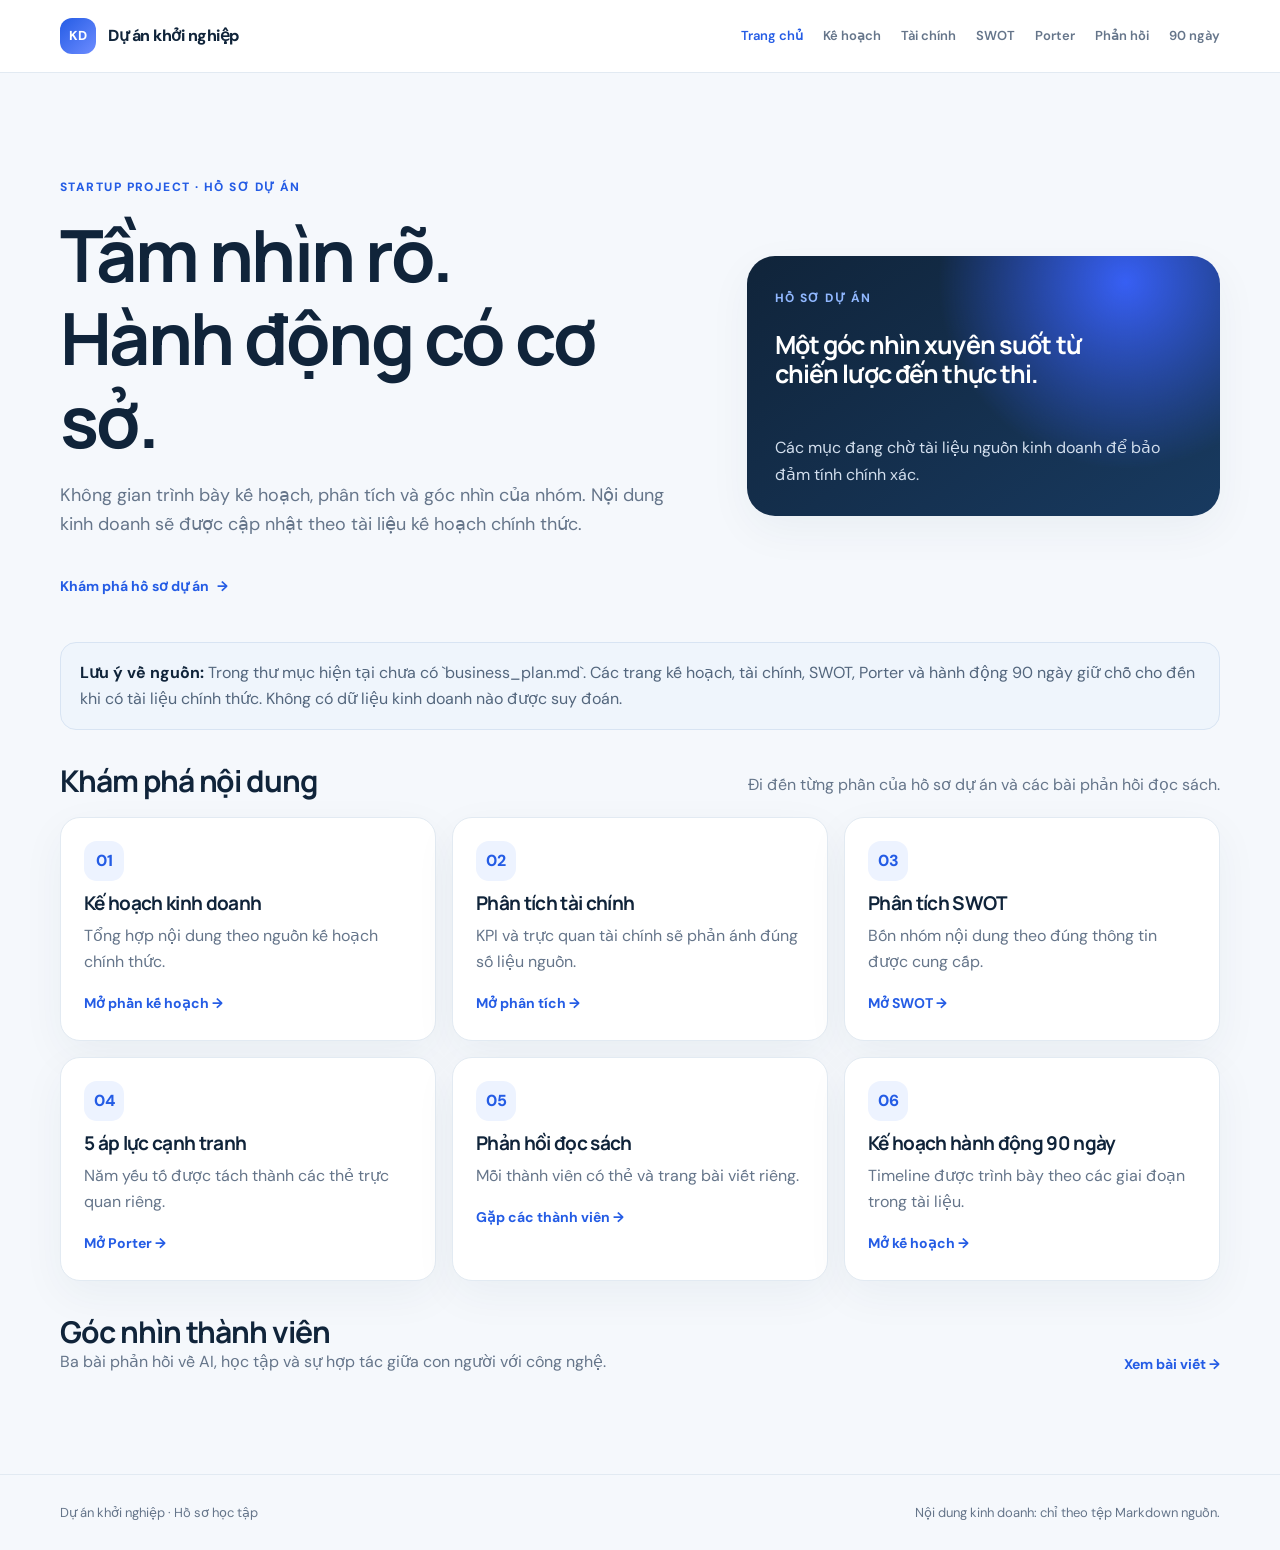
<file: index.html>
<!doctype html><html lang="vi"><head><meta charset="utf-8"><meta name="viewport" content="width=device-width,initial-scale=1"><title>Dự án khởi nghiệp | Tổng quan</title><link rel="stylesheet" href="style.css"></head><body><header class="topbar"><nav class="nav shell"><a class="brand" href="index.html"><span class="mark">KD</span><span>Dự án khởi nghiệp</span></a><div class="navlinks"><a class="active" href="index.html">Trang chủ</a><a href="business-plan.html">Kế hoạch</a><a href="financial-analysis.html">Tài chính</a><a href="swot.html">SWOT</a><a href="five-forces.html">Porter</a><a href="reflections.html">Phản hồi</a><a href="action-plan.html">90 ngày</a></div></nav></header><main class="shell"><section class="hero"><div><span class="eyebrow">Startup project · Hồ sơ dự án</span><h1>Tầm nhìn rõ.<br>Hành động có cơ sở.</h1><p class="lead">Không gian trình bày kế hoạch, phân tích và góc nhìn của nhóm. Nội dung kinh doanh sẽ được cập nhật theo tài liệu kế hoạch chính thức.</p><a class="link" href="business-plan.html">Khám phá hồ sơ dự án <span>→</span></a></div><aside class="hero-panel"><div><span class="eyebrow">Hồ sơ dự án</span><h2>Một góc nhìn xuyên suốt từ chiến lược đến thực thi.</h2></div><p>Các mục đang chờ tài liệu nguồn kinh doanh để bảo đảm tính chính xác.</p></aside></section><div class="notice"><strong>Lưu ý về nguồn:</strong> Trong thư mục hiện tại chưa có `business_plan.md`. Các trang kế hoạch, tài chính, SWOT, Porter và hành động 90 ngày giữ chỗ cho đến khi có tài liệu chính thức. Không có dữ liệu kinh doanh nào được suy đoán.</div><section><div class="section-head"><h2>Khám phá nội dung</h2><p>Đi đến từng phần của hồ sơ dự án và các bài phản hồi đọc sách.</p></div><div class="grid"><a class="card" href="business-plan.html" style="text-decoration:none"><div class="icon">01</div><h3>Kế hoạch kinh doanh</h3><p>Tổng hợp nội dung theo nguồn kế hoạch chính thức.</p><span class="link">Mở phần kế hoạch →</span></a><a class="card" href="financial-analysis.html" style="text-decoration:none"><div class="icon">02</div><h3>Phân tích tài chính</h3><p>KPI và trực quan tài chính sẽ phản ánh đúng số liệu nguồn.</p><span class="link">Mở phân tích →</span></a><a class="card" href="swot.html" style="text-decoration:none"><div class="icon">03</div><h3>Phân tích SWOT</h3><p>Bốn nhóm nội dung theo đúng thông tin được cung cấp.</p><span class="link">Mở SWOT →</span></a><a class="card" href="five-forces.html" style="text-decoration:none"><div class="icon">04</div><h3>5 áp lực cạnh tranh</h3><p>Năm yếu tố được tách thành các thẻ trực quan riêng.</p><span class="link">Mở Porter →</span></a><a class="card" href="reflections.html" style="text-decoration:none"><div class="icon">05</div><h3>Phản hồi đọc sách</h3><p>Mỗi thành viên có thẻ và trang bài viết riêng.</p><span class="link">Gặp các thành viên →</span></a><a class="card" href="action-plan.html" style="text-decoration:none"><div class="icon">06</div><h3>Kế hoạch hành động 90 ngày</h3><p>Timeline được trình bày theo các giai đoạn trong tài liệu.</p><span class="link">Mở kế hoạch →</span></a></div></section><section class="section-head"><div><h2>Góc nhìn thành viên</h2><p>Ba bài phản hồi về AI, học tập và sự hợp tác giữa con người với công nghệ.</p></div><a class="link" href="reflections.html">Xem bài viết →</a></section></main><footer class="footer"><div class="shell footer-inner"><span>Dự án khởi nghiệp · Hồ sơ học tập</span><span>Nội dung kinh doanh: chỉ theo tệp Markdown nguồn.</span></div></footer></body></html>
</file>
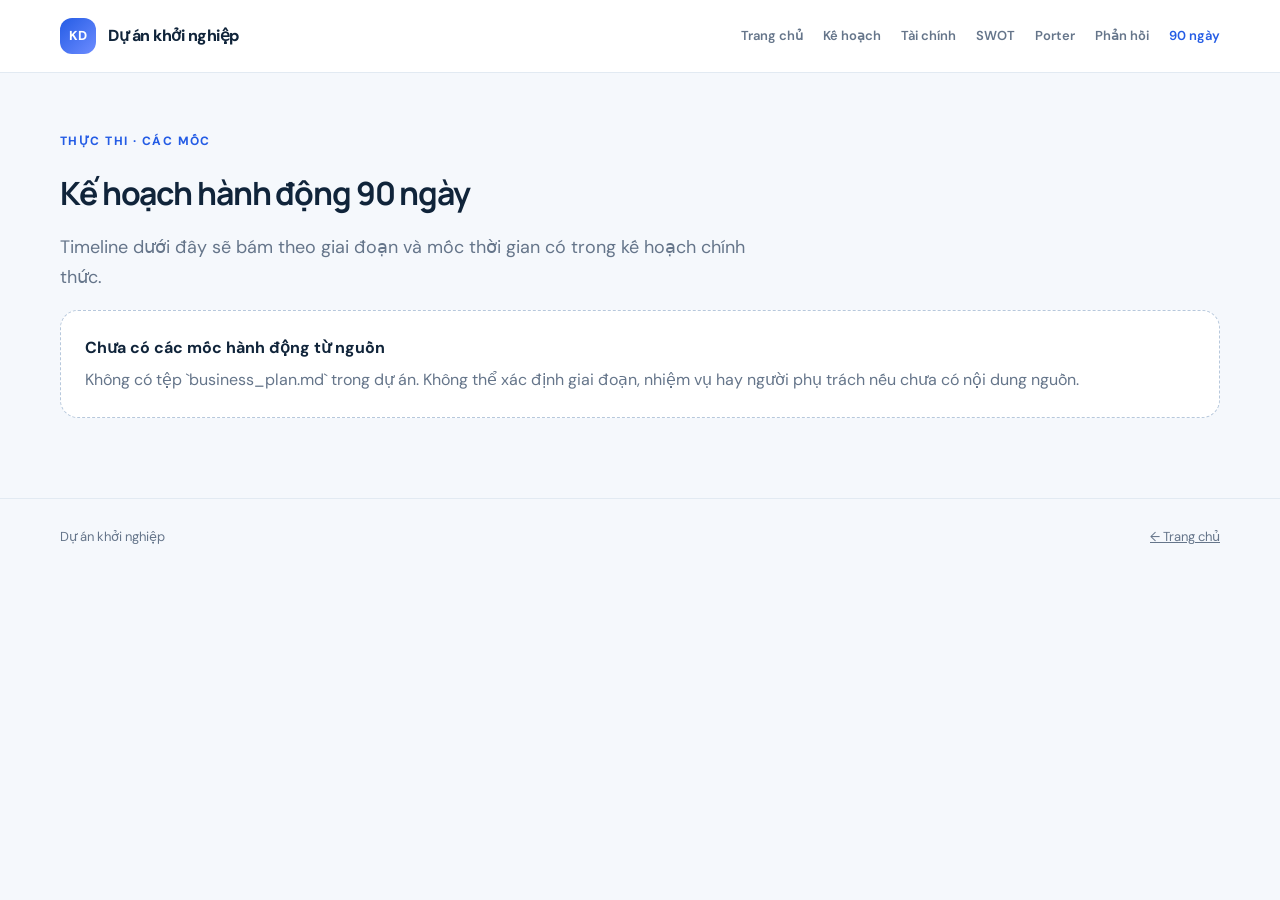
<file: action-plan.html>
<!doctype html><html lang="vi"><head><meta charset="utf-8"><meta name="viewport" content="width=device-width,initial-scale=1"><title>Kế hoạch hành động 90 ngày</title><link rel="stylesheet" href="style.css"></head><body><header class="topbar"><nav class="nav shell"><a class="brand" href="index.html"><span class="mark">KD</span><span>Dự án khởi nghiệp</span></a><div class="navlinks"><a href="index.html">Trang chủ</a><a href="business-plan.html">Kế hoạch</a><a href="financial-analysis.html">Tài chính</a><a href="swot.html">SWOT</a><a href="five-forces.html">Porter</a><a href="reflections.html">Phản hồi</a><a class="active" href="action-plan.html">90 ngày</a></div></nav></header><main class="shell"><span class="eyebrow">Thực thi · Các mốc</span><h1>Kế hoạch hành động 90 ngày</h1><p class="lead">Timeline dưới đây sẽ bám theo giai đoạn và mốc thời gian có trong kế hoạch chính thức.</p><div class="empty"><b>Chưa có các mốc hành động từ nguồn</b>Không có tệp `business_plan.md` trong dự án. Không thể xác định giai đoạn, nhiệm vụ hay người phụ trách nếu chưa có nội dung nguồn.</div></main><footer class="footer"><div class="shell footer-inner"><span>Dự án khởi nghiệp</span><a href="index.html">← Trang chủ</a></div></footer></body></html>
</file>
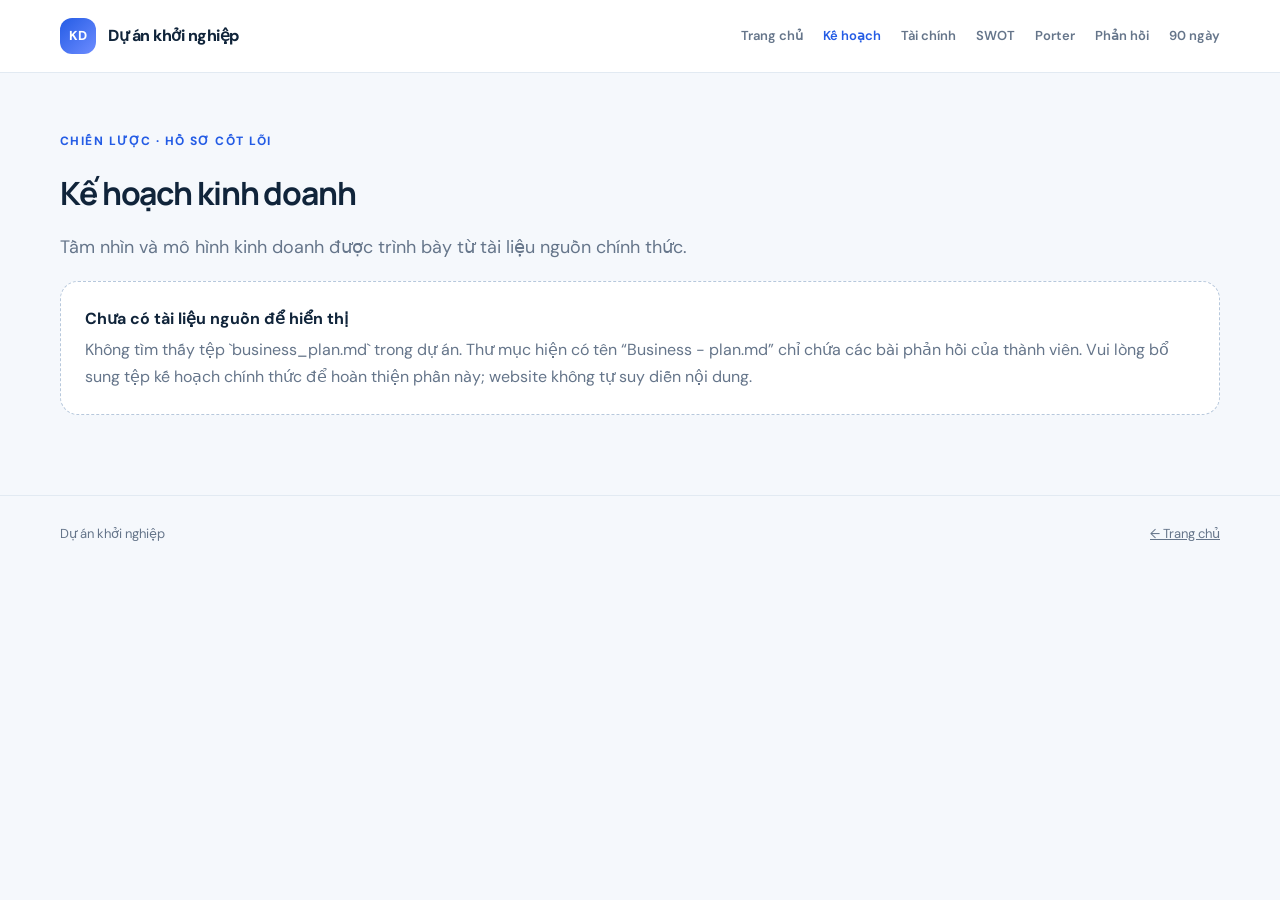
<file: business-plan.html>
<!doctype html><html lang="vi"><head><meta charset="utf-8"><meta name="viewport" content="width=device-width,initial-scale=1"><title>Kế hoạch kinh doanh</title><link rel="stylesheet" href="style.css"></head><body><header class="topbar"><nav class="nav shell"><a class="brand" href="index.html"><span class="mark">KD</span><span>Dự án khởi nghiệp</span></a><div class="navlinks"><a href="index.html">Trang chủ</a><a class="active" href="business-plan.html">Kế hoạch</a><a href="financial-analysis.html">Tài chính</a><a href="swot.html">SWOT</a><a href="five-forces.html">Porter</a><a href="reflections.html">Phản hồi</a><a href="action-plan.html">90 ngày</a></div></nav></header><main class="shell"><span class="eyebrow">Chiến lược · Hồ sơ cốt lõi</span><h1>Kế hoạch kinh doanh</h1><p class="lead">Tầm nhìn và mô hình kinh doanh được trình bày từ tài liệu nguồn chính thức.</p><div class="empty"><b>Chưa có tài liệu nguồn để hiển thị</b>Không tìm thấy tệp `business_plan.md` trong dự án. Thư mục hiện có tên “Business - plan.md” chỉ chứa các bài phản hồi của thành viên. Vui lòng bổ sung tệp kế hoạch chính thức để hoàn thiện phần này; website không tự suy diễn nội dung.</div></main><footer class="footer"><div class="shell footer-inner"><span>Dự án khởi nghiệp</span><a href="index.html">← Trang chủ</a></div></footer></body></html>
</file>
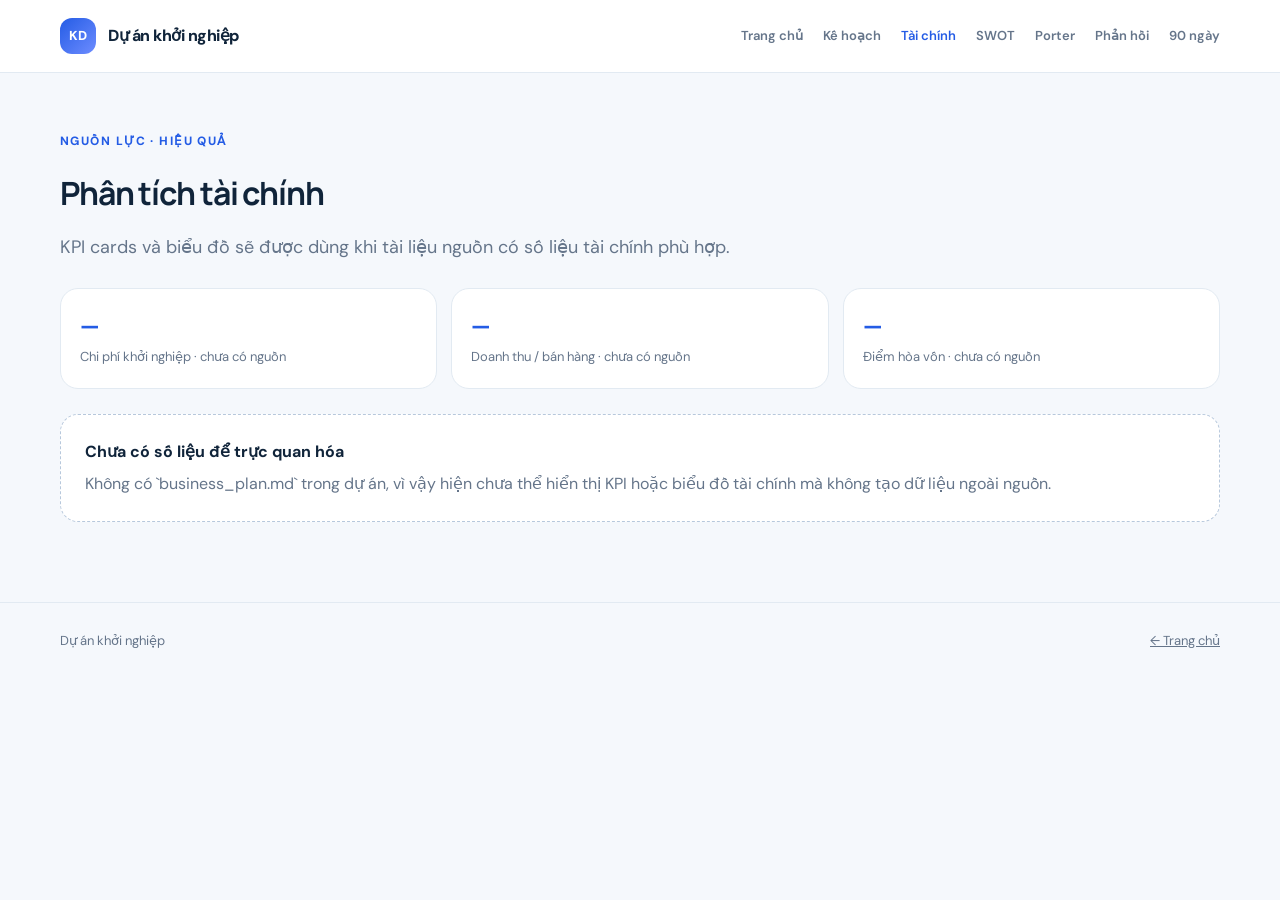
<file: financial-analysis.html>
<!doctype html><html lang="vi"><head><meta charset="utf-8"><meta name="viewport" content="width=device-width,initial-scale=1"><title>Phân tích tài chính</title><link rel="stylesheet" href="style.css"></head><body><header class="topbar"><nav class="nav shell"><a class="brand" href="index.html"><span class="mark">KD</span><span>Dự án khởi nghiệp</span></a><div class="navlinks"><a href="index.html">Trang chủ</a><a href="business-plan.html">Kế hoạch</a><a class="active" href="financial-analysis.html">Tài chính</a><a href="swot.html">SWOT</a><a href="five-forces.html">Porter</a><a href="reflections.html">Phản hồi</a><a href="action-plan.html">90 ngày</a></div></nav></header><main class="shell"><span class="eyebrow">Nguồn lực · Hiệu quả</span><h1>Phân tích tài chính</h1><p class="lead">KPI cards và biểu đồ sẽ được dùng khi tài liệu nguồn có số liệu tài chính phù hợp.</p><div class="metrics"><div class="metric"><b>—</b><span>Chi phí khởi nghiệp · chưa có nguồn</span></div><div class="metric"><b>—</b><span>Doanh thu / bán hàng · chưa có nguồn</span></div><div class="metric"><b>—</b><span>Điểm hòa vốn · chưa có nguồn</span></div></div><div class="empty"><b>Chưa có số liệu để trực quan hóa</b>Không có `business_plan.md` trong dự án, vì vậy hiện chưa thể hiển thị KPI hoặc biểu đồ tài chính mà không tạo dữ liệu ngoài nguồn.</div></main><footer class="footer"><div class="shell footer-inner"><span>Dự án khởi nghiệp</span><a href="index.html">← Trang chủ</a></div></footer></body></html>
</file>
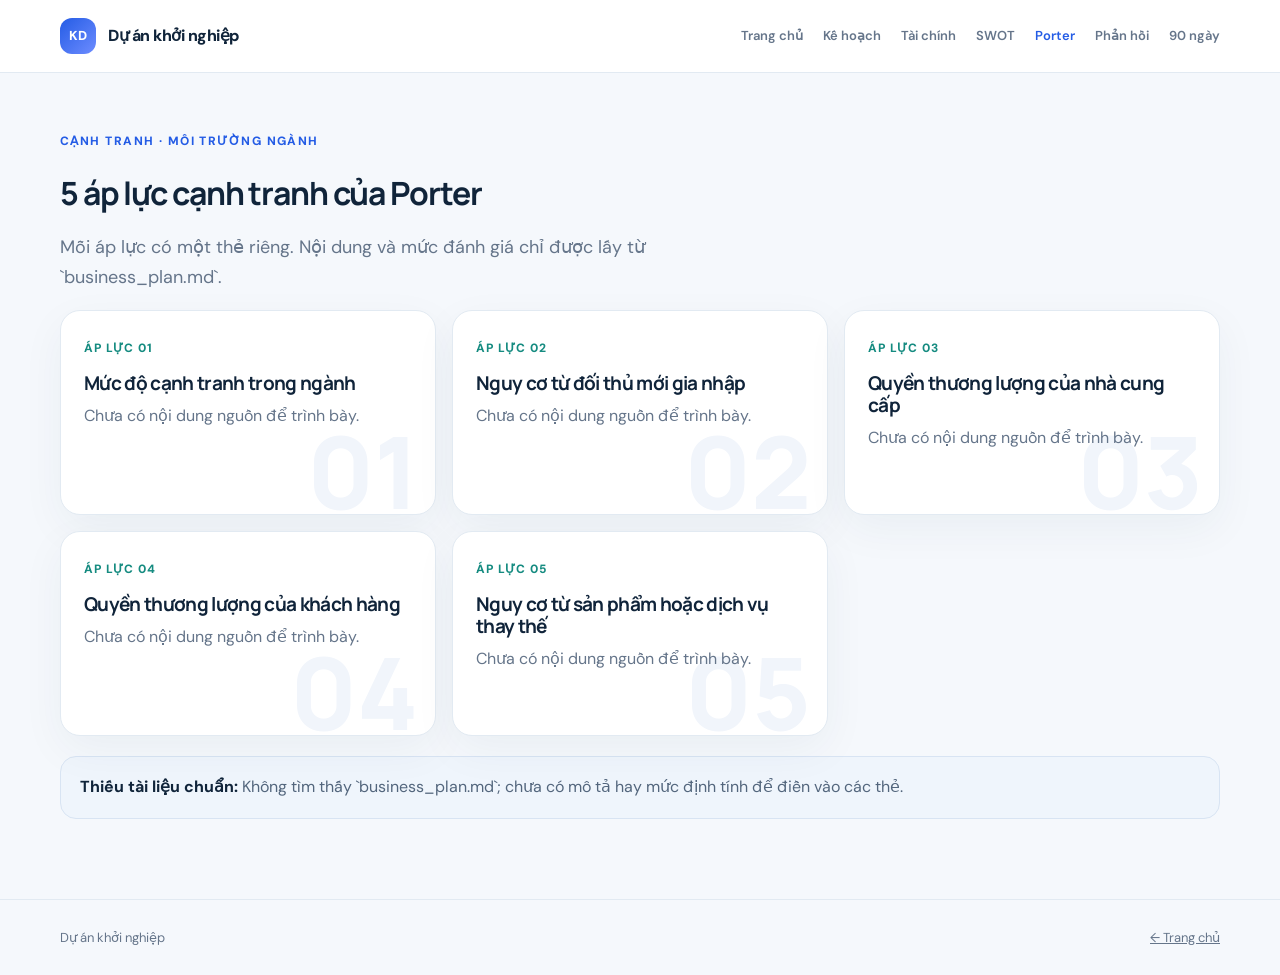
<file: five-forces.html>
<!doctype html><html lang="vi"><head><meta charset="utf-8"><meta name="viewport" content="width=device-width,initial-scale=1"><title>5 áp lực cạnh tranh của Porter</title><link rel="stylesheet" href="style.css"></head><body><header class="topbar"><nav class="nav shell"><a class="brand" href="index.html"><span class="mark">KD</span><span>Dự án khởi nghiệp</span></a><div class="navlinks"><a href="index.html">Trang chủ</a><a href="business-plan.html">Kế hoạch</a><a href="financial-analysis.html">Tài chính</a><a href="swot.html">SWOT</a><a class="active" href="five-forces.html">Porter</a><a href="reflections.html">Phản hồi</a><a href="action-plan.html">90 ngày</a></div></nav></header><main class="shell"><span class="eyebrow">Cạnh tranh · Môi trường ngành</span><h1>5 áp lực cạnh tranh của Porter</h1><p class="lead">Mỗi áp lực có một thẻ riêng. Nội dung và mức đánh giá chỉ được lấy từ `business_plan.md`.</p><div class="grid"><article class="card force-card" data-num="01"><span class="tag">Áp lực 01</span><h3>Mức độ cạnh tranh trong ngành</h3><p>Chưa có nội dung nguồn để trình bày.</p></article><article class="card force-card" data-num="02"><span class="tag">Áp lực 02</span><h3>Nguy cơ từ đối thủ mới gia nhập</h3><p>Chưa có nội dung nguồn để trình bày.</p></article><article class="card force-card" data-num="03"><span class="tag">Áp lực 03</span><h3>Quyền thương lượng của nhà cung cấp</h3><p>Chưa có nội dung nguồn để trình bày.</p></article><article class="card force-card" data-num="04"><span class="tag">Áp lực 04</span><h3>Quyền thương lượng của khách hàng</h3><p>Chưa có nội dung nguồn để trình bày.</p></article><article class="card force-card" data-num="05"><span class="tag">Áp lực 05</span><h3>Nguy cơ từ sản phẩm hoặc dịch vụ thay thế</h3><p>Chưa có nội dung nguồn để trình bày.</p></article></div><div class="notice" style="margin-top:20px"><strong>Thiếu tài liệu chuẩn:</strong> Không tìm thấy `business_plan.md`; chưa có mô tả hay mức định tính để điền vào các thẻ.</div></main><footer class="footer"><div class="shell footer-inner"><span>Dự án khởi nghiệp</span><a href="index.html">← Trang chủ</a></div></footer></body></html>
</file>
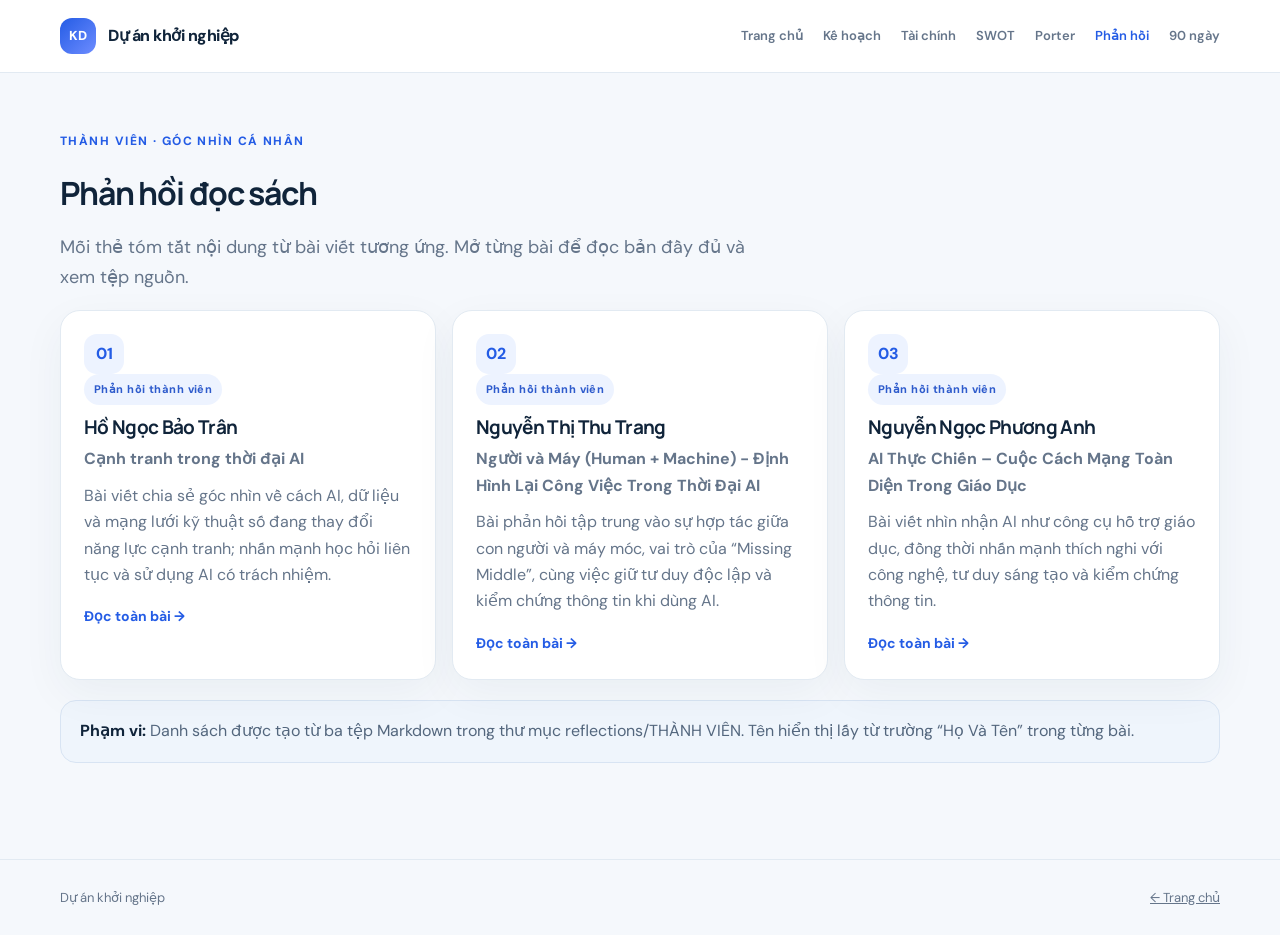
<file: reflections.html>
<!doctype html><html lang="vi"><head><meta charset="utf-8"><meta name="viewport" content="width=device-width,initial-scale=1"><title>Phản hồi đọc sách của thành viên</title><link rel="stylesheet" href="style.css"></head><body><header class="topbar"><nav class="nav shell"><a class="brand" href="index.html"><span class="mark">KD</span><span>Dự án khởi nghiệp</span></a><div class="navlinks"><a href="index.html">Trang chủ</a><a href="business-plan.html">Kế hoạch</a><a href="financial-analysis.html">Tài chính</a><a href="swot.html">SWOT</a><a href="five-forces.html">Porter</a><a class="active" href="reflections.html">Phản hồi</a><a href="action-plan.html">90 ngày</a></div></nav></header><main class="shell"><span class="eyebrow">Thành viên · Góc nhìn cá nhân</span><h1>Phản hồi đọc sách</h1><p class="lead">Mỗi thẻ tóm tắt nội dung từ bài viết tương ứng. Mở từng bài để đọc bản đầy đủ và xem tệp nguồn.</p><div class="grid"><article class="card"><div class="icon">01</div><span class="pill">Phản hồi thành viên</span><h3>Hồ Ngọc Bảo Trân</h3><p><strong>Cạnh tranh trong thời đại AI</strong></p><p style="margin-top:10px">Bài viết chia sẻ góc nhìn về cách AI, dữ liệu và mạng lưới kỹ thuật số đang thay đổi năng lực cạnh tranh; nhấn mạnh học hỏi liên tục và sử dụng AI có trách nhiệm.</p><a class="link" href="reflection-bao-tran.html">Đọc toàn bài →</a></article><article class="card"><div class="icon">02</div><span class="pill">Phản hồi thành viên</span><h3>Nguyễn Thị Thu Trang</h3><p><strong>Người và Máy (Human + Machine) - Định Hình Lại Công Việc Trong Thời Đại AI</strong></p><p style="margin-top:10px">Bài phản hồi tập trung vào sự hợp tác giữa con người và máy móc, vai trò của “Missing Middle”, cùng việc giữ tư duy độc lập và kiểm chứng thông tin khi dùng AI.</p><a class="link" href="reflection-thu-trang.html">Đọc toàn bài →</a></article><article class="card"><div class="icon">03</div><span class="pill">Phản hồi thành viên</span><h3>Nguyễn Ngọc Phương Anh</h3><p><strong>AI Thực Chiến – Cuộc Cách Mạng Toàn Diện Trong Giáo Dục</strong></p><p style="margin-top:10px">Bài viết nhìn nhận AI như công cụ hỗ trợ giáo dục, đồng thời nhấn mạnh thích nghi với công nghệ, tư duy sáng tạo và kiểm chứng thông tin.</p><a class="link" href="reflection-phuong-anh.html">Đọc toàn bài →</a></article></div><p class="notice" style="margin-top:20px"><strong>Phạm vi:</strong> Danh sách được tạo từ ba tệp Markdown trong thư mục reflections/THÀNH VIÊN. Tên hiển thị lấy từ trường “Họ Và Tên” trong từng bài.</p></main><footer class="footer"><div class="shell footer-inner"><span>Dự án khởi nghiệp</span><a href="index.html">← Trang chủ</a></div></footer></body></html>
</file>
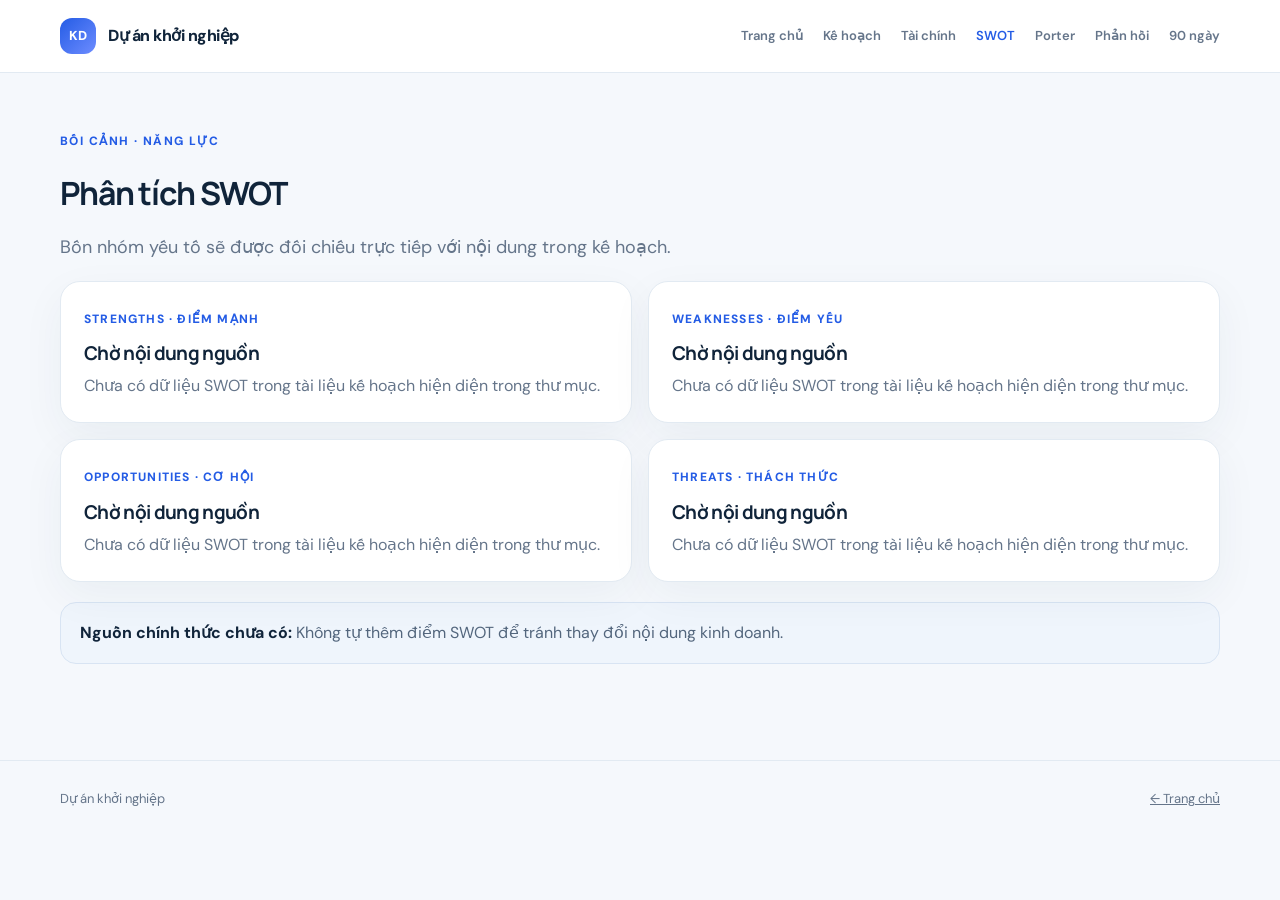
<file: swot.html>
<!doctype html><html lang="vi"><head><meta charset="utf-8"><meta name="viewport" content="width=device-width,initial-scale=1"><title>Phân tích SWOT</title><link rel="stylesheet" href="style.css"></head><body><header class="topbar"><nav class="nav shell"><a class="brand" href="index.html"><span class="mark">KD</span><span>Dự án khởi nghiệp</span></a><div class="navlinks"><a href="index.html">Trang chủ</a><a href="business-plan.html">Kế hoạch</a><a href="financial-analysis.html">Tài chính</a><a class="active" href="swot.html">SWOT</a><a href="five-forces.html">Porter</a><a href="reflections.html">Phản hồi</a><a href="action-plan.html">90 ngày</a></div></nav></header><main class="shell"><span class="eyebrow">Bối cảnh · Năng lực</span><h1>Phân tích SWOT</h1><p class="lead">Bốn nhóm yếu tố sẽ được đối chiếu trực tiếp với nội dung trong kế hoạch.</p><div class="grid two"><article class="card"><span class="swot-label">Strengths · Điểm mạnh</span><h3>Chờ nội dung nguồn</h3><p>Chưa có dữ liệu SWOT trong tài liệu kế hoạch hiện diện trong thư mục.</p></article><article class="card"><span class="swot-label">Weaknesses · Điểm yếu</span><h3>Chờ nội dung nguồn</h3><p>Chưa có dữ liệu SWOT trong tài liệu kế hoạch hiện diện trong thư mục.</p></article><article class="card"><span class="swot-label">Opportunities · Cơ hội</span><h3>Chờ nội dung nguồn</h3><p>Chưa có dữ liệu SWOT trong tài liệu kế hoạch hiện diện trong thư mục.</p></article><article class="card"><span class="swot-label">Threats · Thách thức</span><h3>Chờ nội dung nguồn</h3><p>Chưa có dữ liệu SWOT trong tài liệu kế hoạch hiện diện trong thư mục.</p></article></div><p class="notice" style="margin-top:20px"><strong>Nguồn chính thức chưa có:</strong> Không tự thêm điểm SWOT để tránh thay đổi nội dung kinh doanh.</p></main><footer class="footer"><div class="shell footer-inner"><span>Dự án khởi nghiệp</span><a href="index.html">← Trang chủ</a></div></footer></body></html>
</file>
<file: style.css>
@import url('https://fonts.googleapis.com/css2?family=DM+Sans:wght@400;500;600;700&family=Manrope:wght@400;500;600;700;800&display=swap');
:root{--ink:#10243a;--muted:#65758a;--paper:#f5f8fc;--white:#fff;--line:#e2eaf2;--blue:#245ce5;--teal:#19aa9a;--navy:#0b1b2c;--radius:20px;--shadow:0 14px 44px #1934500d}*{box-sizing:border-box}body{margin:0;background:var(--paper);color:var(--ink);font:16px/1.65 'DM Sans',sans-serif}h1,h2,h3{font-family:Manrope,sans-serif;line-height:1.15;letter-spacing:-.035em}a{color:inherit}.shell{max-width:1160px;width:calc(100% - 48px);margin:auto}.topbar{background:#fff;border-bottom:1px solid var(--line);position:sticky;top:0;z-index:5}.nav{min-height:72px;display:flex;align-items:center;justify-content:space-between;gap:24px}.brand{display:flex;align-items:center;gap:12px;text-decoration:none;font-weight:800;letter-spacing:-.03em}.mark{display:grid;place-items:center;width:36px;height:36px;border-radius:12px;background:linear-gradient(135deg,var(--blue),#6d8cff);color:white;font-size:13px}.navlinks{display:flex;align-items:center;gap:20px;flex-wrap:wrap}.navlinks a{font-size:13px;text-decoration:none;color:var(--muted);font-weight:600}.navlinks a:hover,.navlinks a.active{color:var(--blue)}main{padding:54px 0 80px}.eyebrow{color:var(--blue);font-size:12px;font-weight:800;text-transform:uppercase;letter-spacing:.12em}.hero{padding:46px 0 42px;display:grid;grid-template-columns:1.15fr .85fr;gap:46px;align-items:center}.hero h1{font-size:clamp(42px,6vw,72px);margin:15px 0 18px;max-width:740px}.lead{font-size:18px;color:var(--muted);max-width:700px}.hero-panel{min-height:260px;border-radius:28px;background:radial-gradient(circle at 80% 10%,#375ff4 0,transparent 42%),linear-gradient(145deg,#10243a,#183a60);padding:28px;color:#fff;display:flex;flex-direction:column;justify-content:space-between;box-shadow:var(--shadow)}.hero-panel .eyebrow{color:#91b8ff}.hero-panel h2{font-size:25px;max-width:310px}.hero-panel p{color:#d2deed;margin-bottom:0}.section-head{display:flex;justify-content:space-between;align-items:end;gap:20px;margin:34px 0 18px}.section-head h2{font-size:30px;margin:0}.section-head p{color:var(--muted);margin:0;max-width:560px}.grid{display:grid;grid-template-columns:repeat(3,minmax(0,1fr));gap:16px}.grid.two{grid-template-columns:repeat(2,minmax(0,1fr))}.card{background:var(--white);border:1px solid var(--line);border-radius:var(--radius);padding:23px;box-shadow:var(--shadow)}.card h3{font-size:19px;margin:12px 0 8px}.card p{color:var(--muted);margin:0}.icon{width:40px;height:40px;display:grid;place-items:center;border-radius:13px;background:#edf3ff;color:var(--blue);font-weight:800}.pill{display:inline-flex;padding:6px 10px;border-radius:99px;background:#edf3ff;color:#2e5bcc;font-size:11px;font-weight:800;letter-spacing:.04em}.notice{border:1px solid #d8e4f3;background:#eff5fc;border-radius:16px;padding:17px 19px;color:#53667d}.notice strong{color:var(--ink)}.metrics{display:grid;grid-template-columns:repeat(3,1fr);gap:14px;margin:25px 0}.metric{background:#fff;border:1px solid var(--line);border-radius:18px;padding:19px}.metric b{display:block;font:800 25px Manrope,sans-serif;color:var(--blue)}.metric span{font-size:13px;color:var(--muted)}.link{display:inline-flex;align-items:center;gap:8px;margin-top:17px;color:var(--blue);text-decoration:none;font-weight:700;font-size:14px}.link:hover{text-decoration:underline}.force-card{min-height:205px;position:relative;overflow:hidden}.force-card:after{content:attr(data-num);position:absolute;right:16px;bottom:-25px;font:800 100px Manrope,sans-serif;color:#f1f5fb}.force-card>*{position:relative;z-index:1}.force-card .tag{color:#158b80;font-size:12px;font-weight:800;text-transform:uppercase;letter-spacing:.07em}.timeline{display:grid;grid-template-columns:repeat(3,1fr);gap:16px}.timeline .card{border-top:3px solid var(--blue)}.footer{padding:27px 0;border-top:1px solid var(--line);color:var(--muted);font-size:13px}.footer-inner{display:flex;justify-content:space-between;gap:20px}.reflection{max-width:840px;margin:0 auto;background:#fff;border:1px solid var(--line);border-radius:24px;padding:clamp(22px,5vw,52px);box-shadow:var(--shadow)}.reflection h1{font-size:40px}.reflection h2{font-size:25px;margin-top:34px}.reflection h3{font-size:19px;margin-top:26px}.reflection p{color:#40536a}.reflection .source{font-size:13px;color:var(--muted);border-top:1px solid var(--line);padding-top:18px;margin-top:30px}.back{display:inline-block;margin-bottom:18px;color:var(--blue);text-decoration:none;font-weight:700}.reflection-list{margin:0;padding-left:20px}.reflection-list li{padding:5px 0;color:#40536a}.empty{border:1px dashed #b7c8dc;background:#fff;border-radius:18px;padding:24px;color:var(--muted)}.empty b{display:block;color:var(--ink);margin-bottom:5px}.swot-label{font-size:12px;font-weight:800;letter-spacing:.1em;text-transform:uppercase;color:var(--blue)}@media(max-width:850px){.hero{grid-template-columns:1fr}.grid{grid-template-columns:repeat(2,minmax(0,1fr))}.nav{align-items:flex-start;padding:14px 0;flex-direction:column}.navlinks{gap:12px}.timeline{grid-template-columns:1fr}}@media(max-width:560px){.shell{width:calc(100% - 32px)}main{padding:30px 0 55px}.grid,.grid.two,.metrics{grid-template-columns:1fr}.hero h1{font-size:43px}.section-head{align-items:flex-start;flex-direction:column}.footer-inner{flex-direction:column}.reflection h1{font-size:32px}}
</file>
